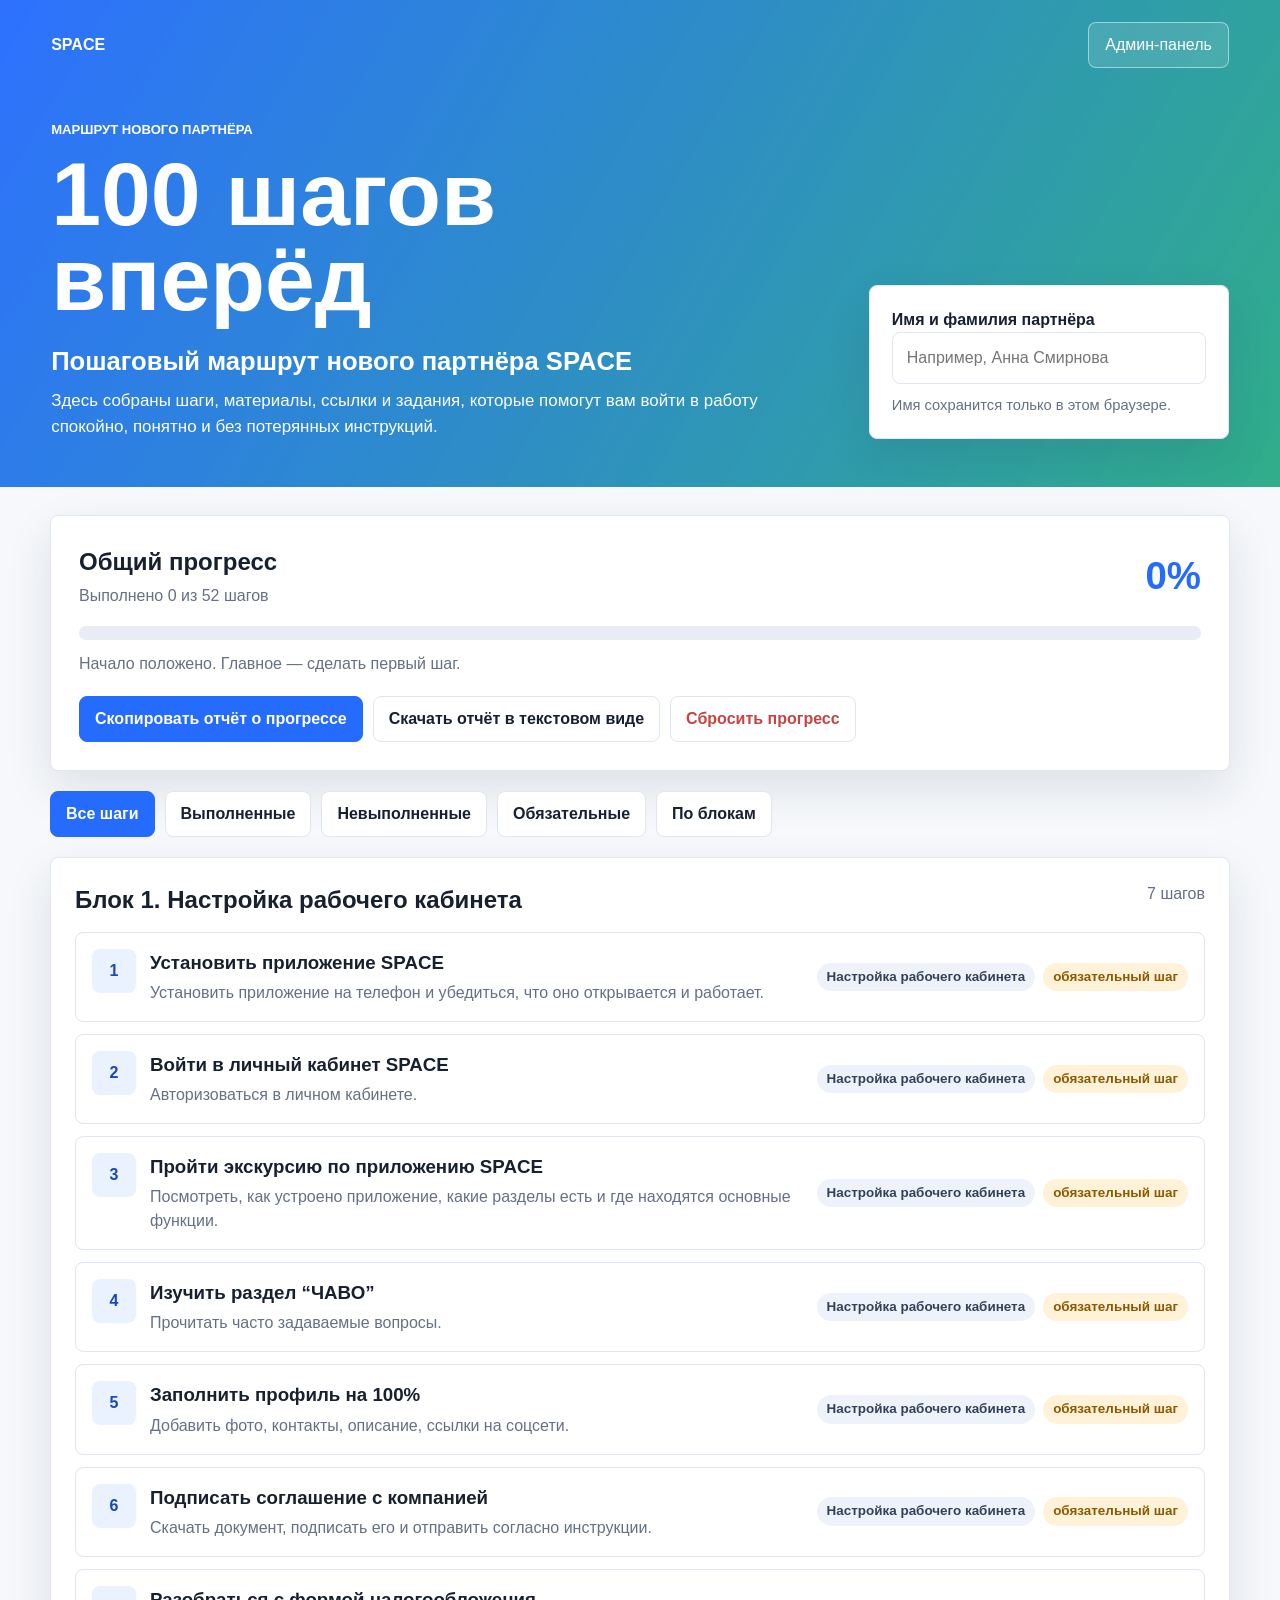
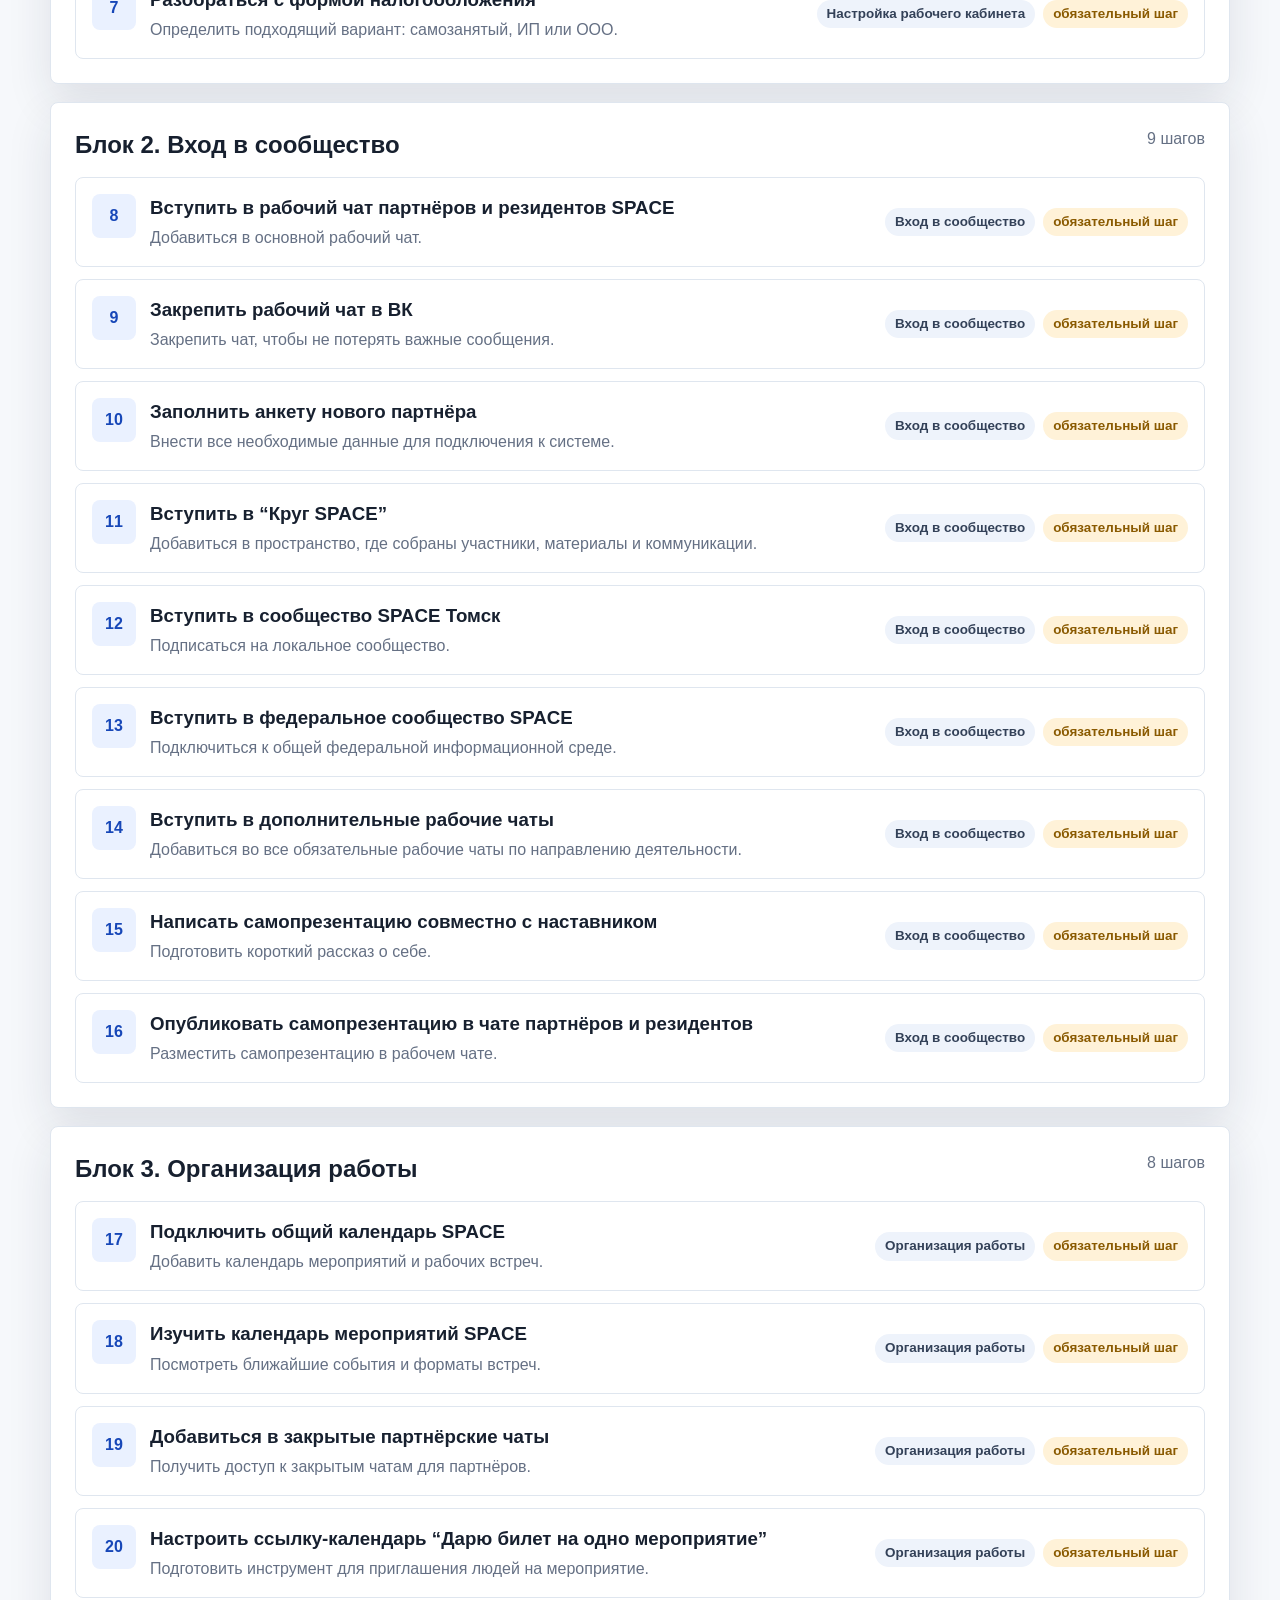
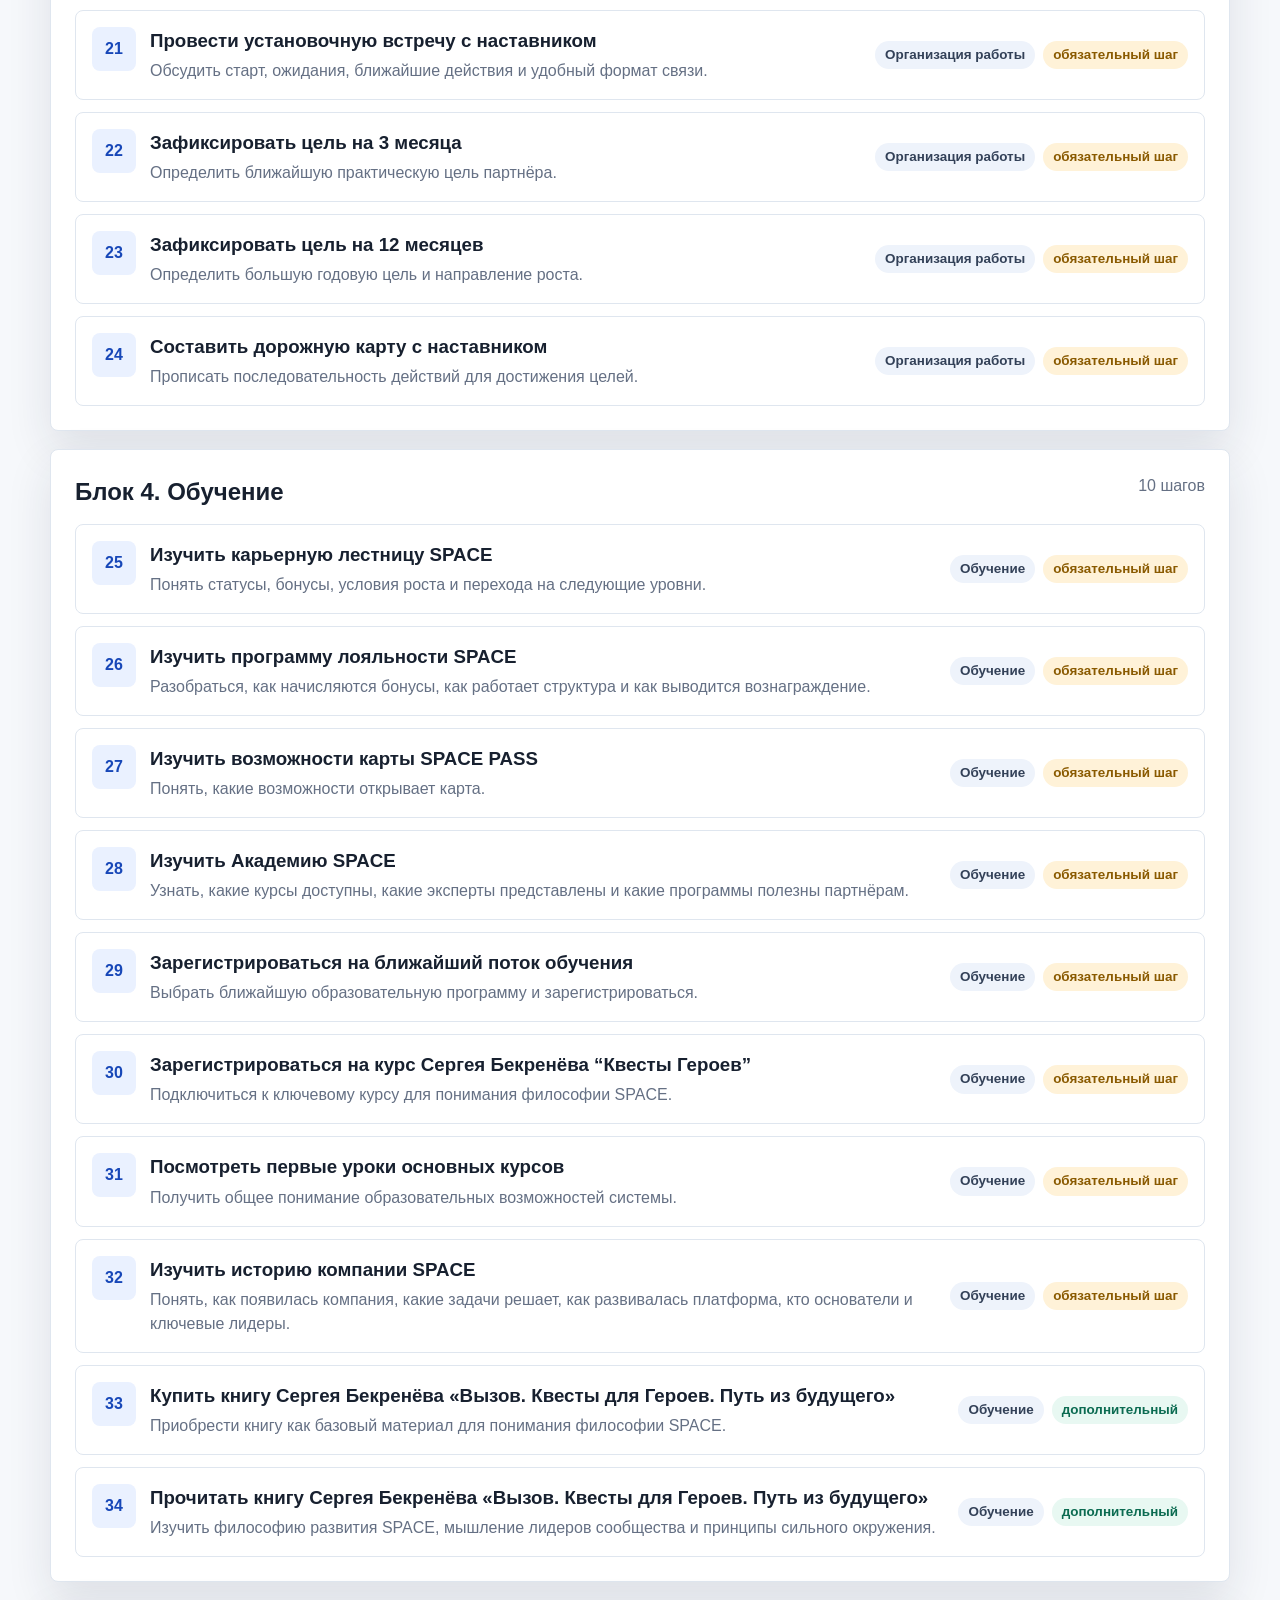
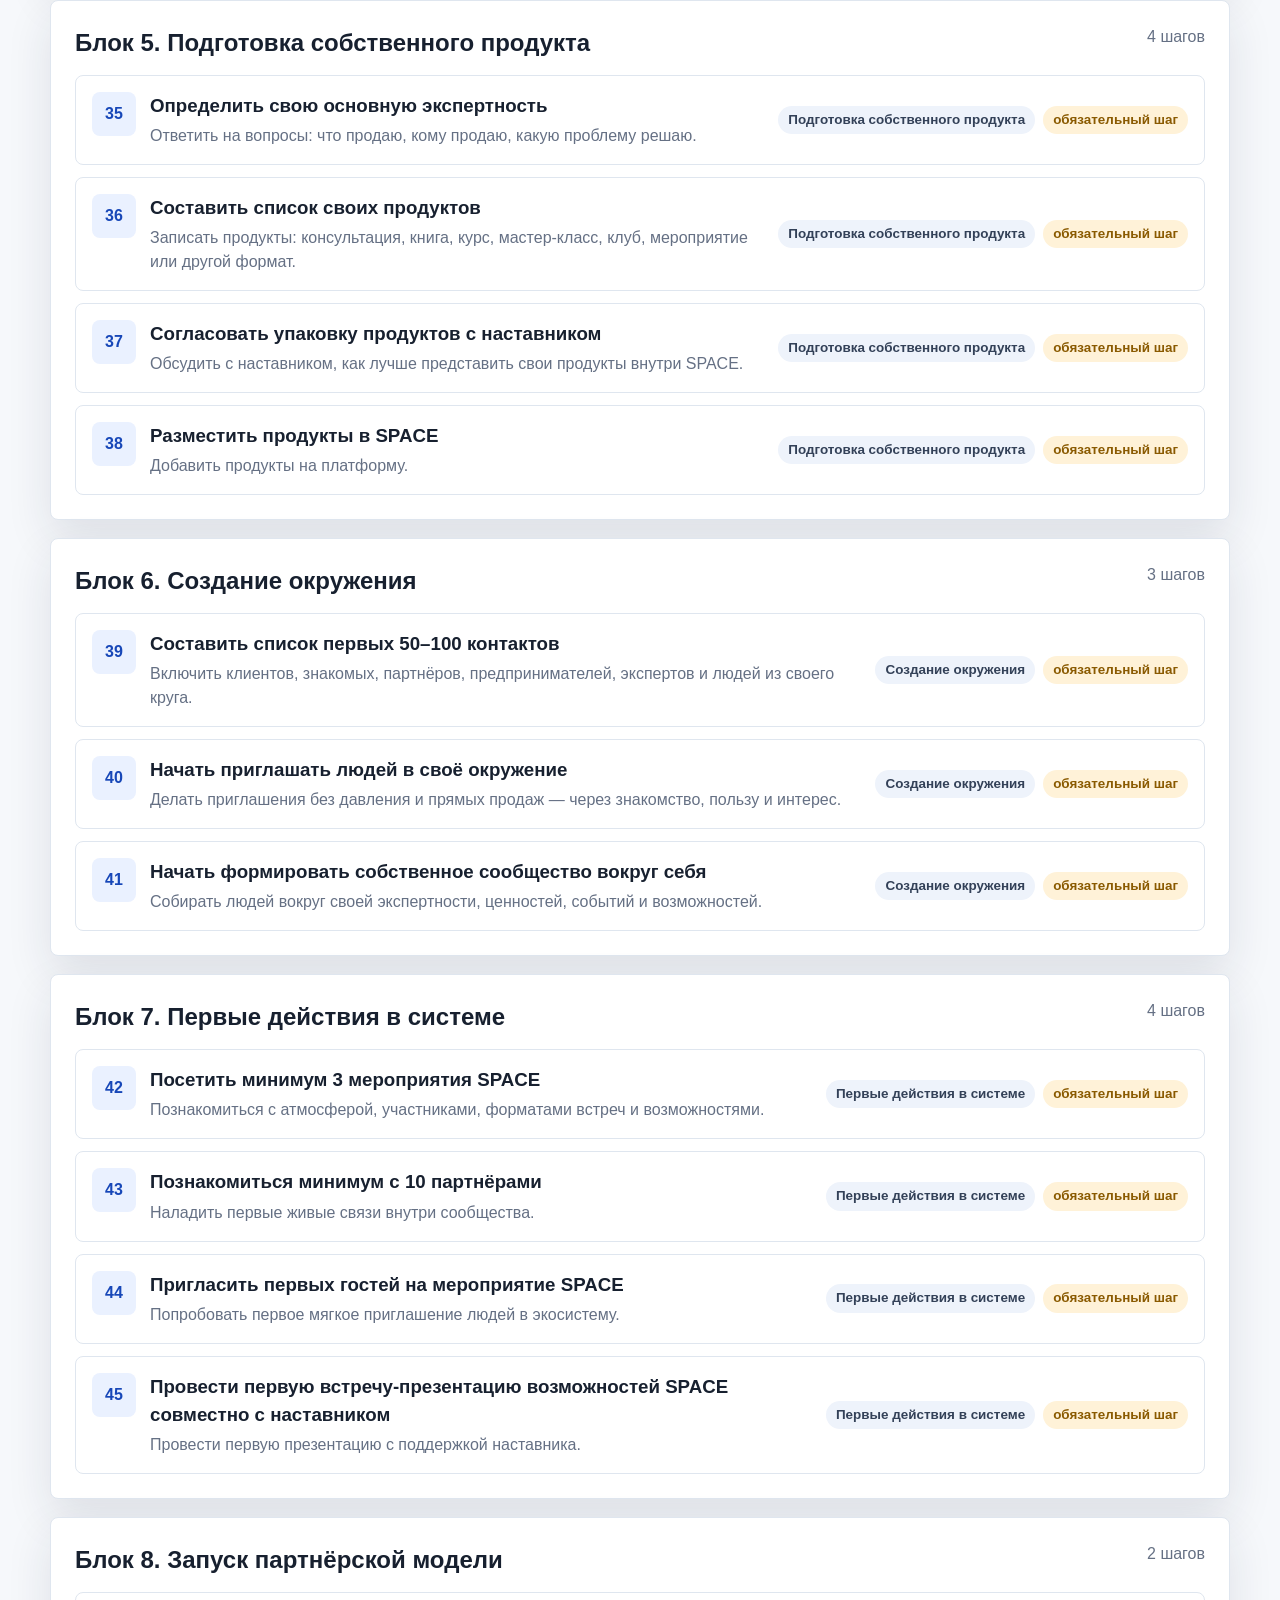
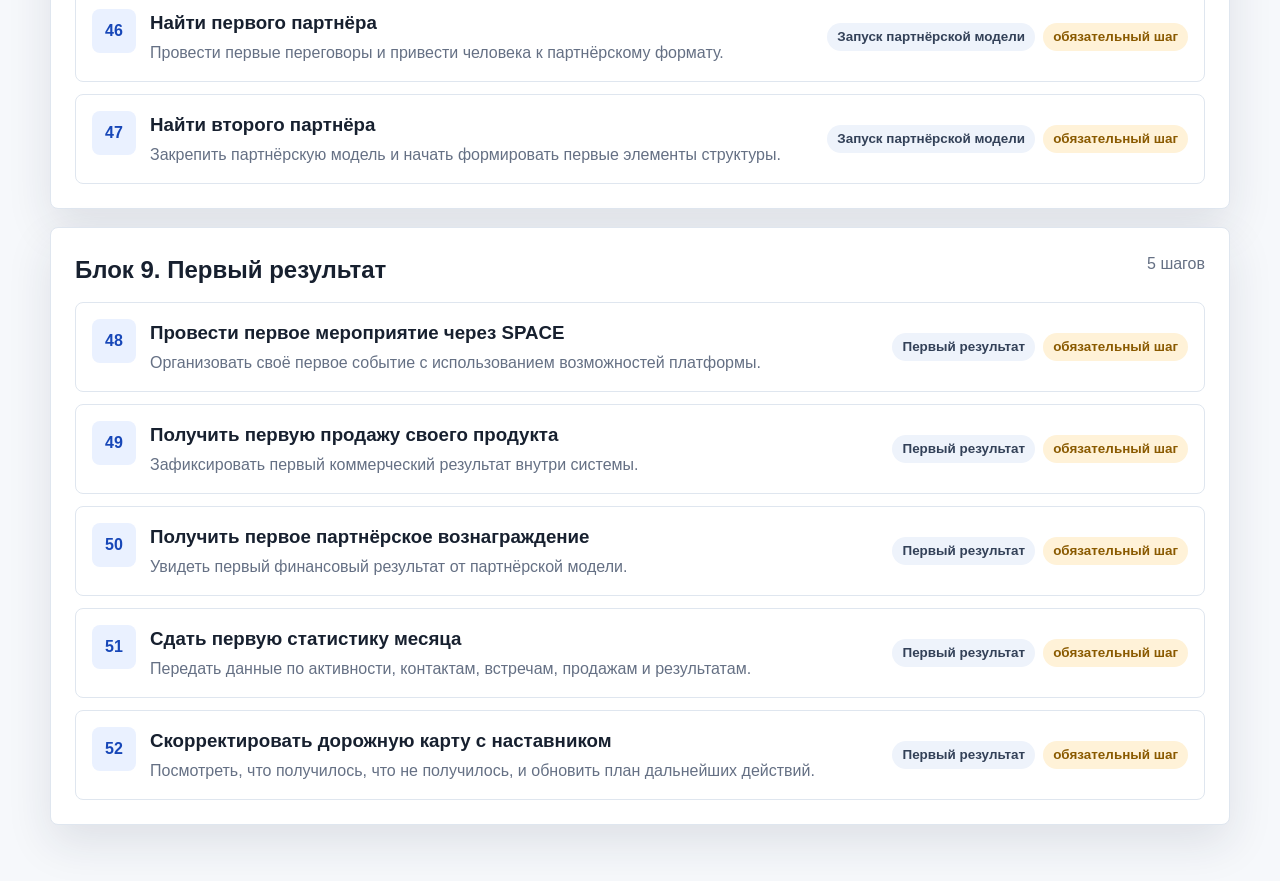
<file: index.html>
<!doctype html>
<html lang="ru">
<head>
  <meta charset="utf-8">
  <meta name="viewport" content="width=device-width, initial-scale=1">
  <title>100 шагов вперёд</title>
  <link rel="stylesheet" href="style.css">
</head>
<body>
  <header class="hero">
    <nav class="topbar">
      <span class="brand">SPACE</span>
      <a href="admin.html">Админ-панель</a>
    </nav>
    <div class="hero-grid">
      <section class="hero-copy">
        <p class="eyebrow">Маршрут нового партнёра</p>
        <h1>100 шагов вперёд</h1>
        <p class="subtitle">Пошаговый маршрут нового партнёра SPACE</p>
        <p class="intro">Здесь собраны шаги, материалы, ссылки и задания, которые помогут вам войти в работу спокойно, понятно и без потерянных инструкций.</p>
      </section>
      <section class="partner-panel" aria-label="Данные партнёра">
        <label for="partnerName">Имя и фамилия партнёра</label>
        <input id="partnerName" type="text" placeholder="Например, Анна Смирнова" autocomplete="name">
        <div class="mini-note">Имя сохранится только в этом браузере.</div>
      </section>
    </div>
  </header>

  <main class="layout">
    <section class="progress-panel">
      <div class="progress-text">
        <div>
          <h2>Общий прогресс</h2>
          <p id="progressCount">Выполнено 0 из 0 шагов</p>
        </div>
        <strong id="progressPercent">0%</strong>
      </div>
      <div class="progress-track" aria-label="Прогресс маршрута">
        <div id="progressBar" class="progress-fill"></div>
      </div>
      <p id="motivation" class="motivation">Начало положено. Главное — сделать первый шаг.</p>
      <div class="report-actions">
        <button id="copyReport" class="button primary">Скопировать отчёт о прогрессе</button>
        <button id="downloadReport" class="button">Скачать отчёт в текстовом виде</button>
        <button id="resetProgress" class="button danger">Сбросить прогресс</button>
      </div>
    </section>

    <section class="filters" aria-label="Фильтры шагов">
      <button class="filter active" data-filter="all">Все шаги</button>
      <button class="filter" data-filter="done">Выполненные</button>
      <button class="filter" data-filter="todo">Невыполненные</button>
      <button class="filter" data-filter="required">Обязательные</button>
      <button class="filter" data-filter="blocks">По блокам</button>
    </section>

    <section id="stepsContainer" class="steps-container" aria-live="polite"></section>
  </main>

  <script src="steps.js"></script>
  <script src="app.js"></script>
</body>
</html>
</file>
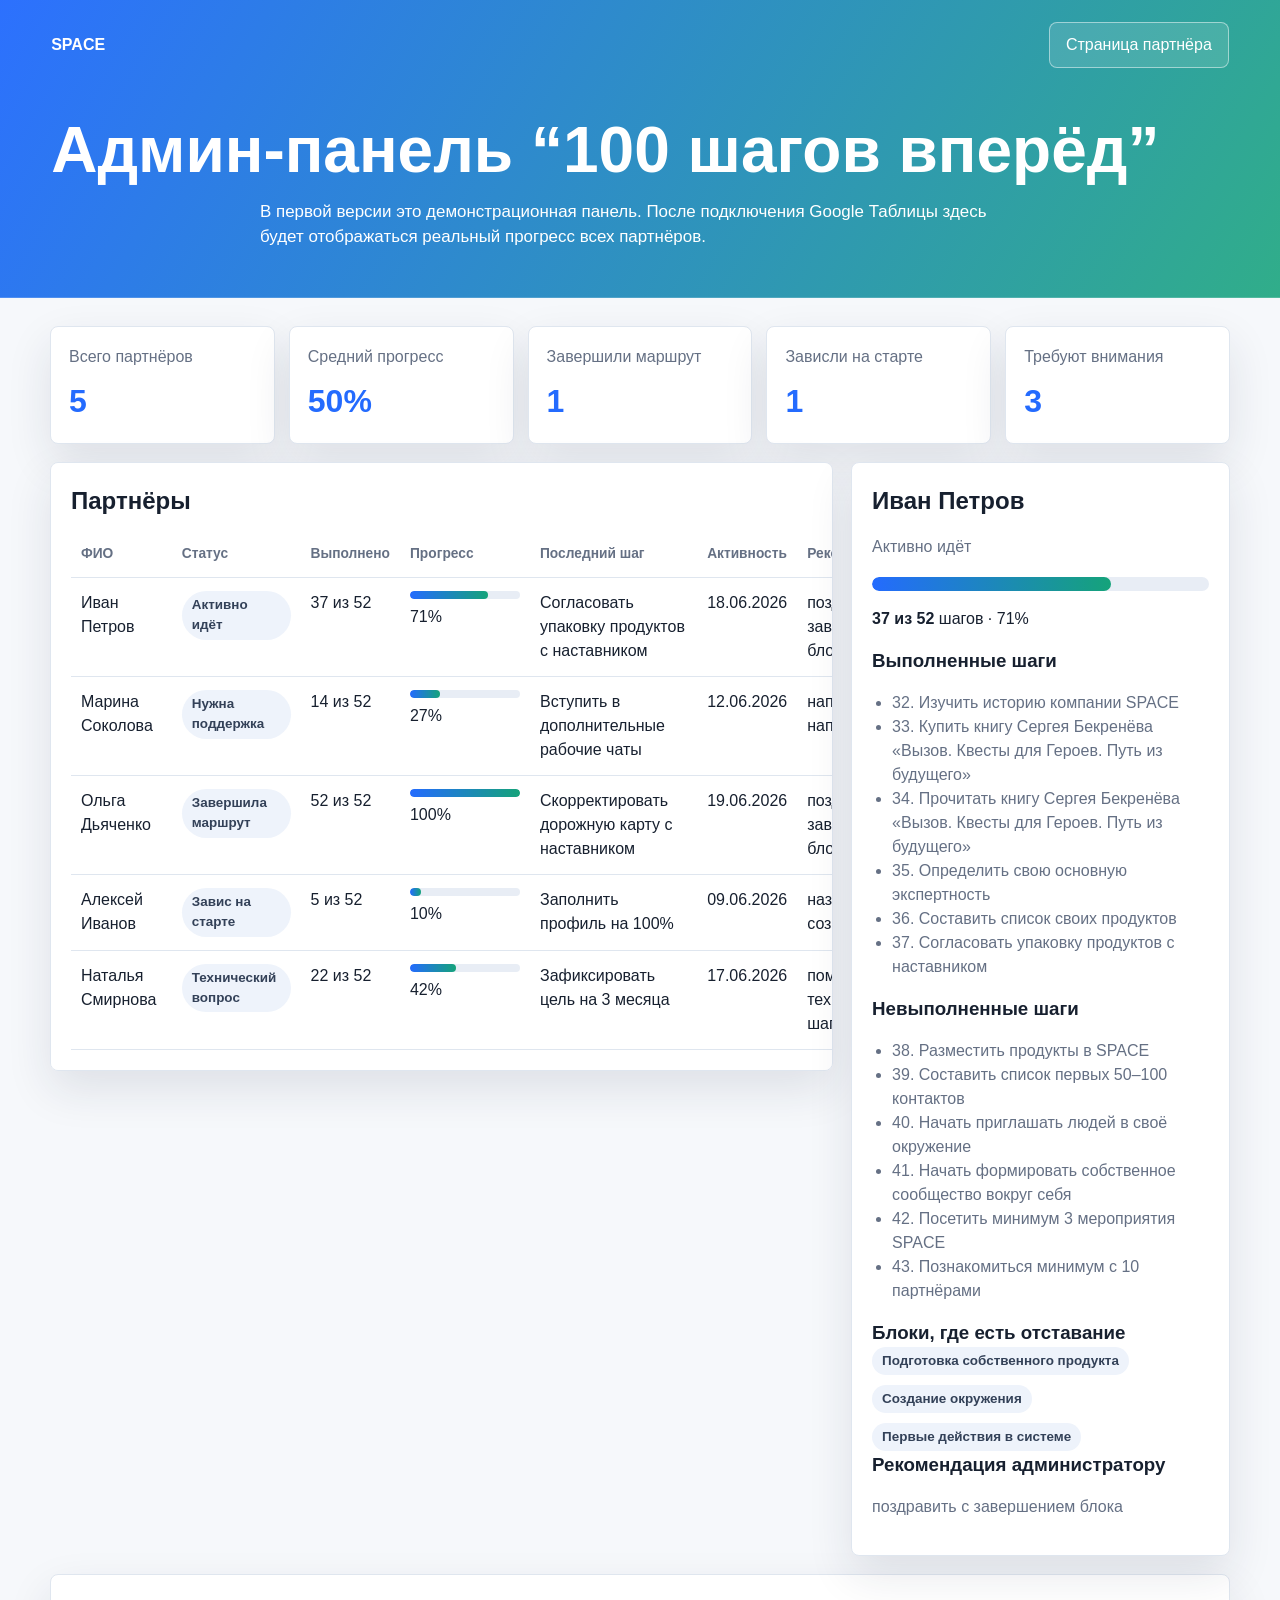
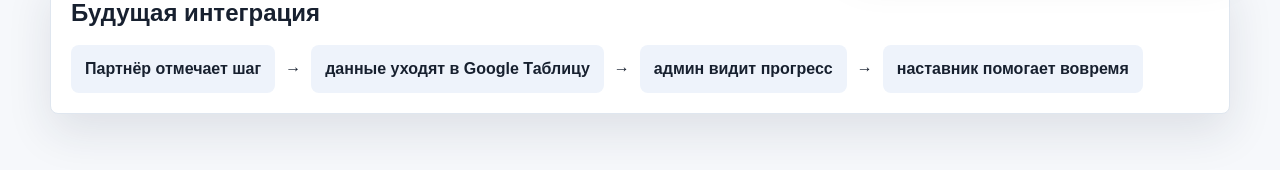
<file: admin.html>
<!doctype html>
<html lang="ru">
<head>
  <meta charset="utf-8">
  <meta name="viewport" content="width=device-width, initial-scale=1">
  <title>Админ-панель — 100 шагов вперёд</title>
  <link rel="stylesheet" href="style.css">
</head>
<body>
  <header class="admin-hero">
    <nav class="topbar">
      <span class="brand">SPACE</span>
      <a href="index.html">Страница партнёра</a>
    </nav>
    <h1>Админ-панель “100 шагов вперёд”</h1>
    <p>В первой версии это демонстрационная панель. После подключения Google Таблицы здесь будет отображаться реальный прогресс всех партнёров.</p>
  </header>

  <main class="layout">
    <section id="adminStats" class="admin-stats"></section>

    <section class="admin-grid">
      <div class="table-wrap">
        <h2>Партнёры</h2>
        <table>
          <thead>
            <tr>
              <th>ФИО</th>
              <th>Статус</th>
              <th>Выполнено</th>
              <th>Прогресс</th>
              <th>Последний шаг</th>
              <th>Активность</th>
              <th>Рекомендация</th>
            </tr>
          </thead>
          <tbody id="partnersTable"></tbody>
        </table>
      </div>
      <aside id="partnerDetails" class="details-panel"></aside>
    </section>

    <section class="integration-panel">
      <h2>Будущая интеграция</h2>
      <div class="flow">
        <span>Партнёр отмечает шаг</span>
        <b>→</b>
        <span>данные уходят в Google Таблицу</span>
        <b>→</b>
        <span>админ видит прогресс</span>
        <b>→</b>
        <span>наставник помогает вовремя</span>
      </div>
    </section>
  </main>

  <script src="steps.js"></script>
  <script src="admin.js"></script>
</body>
</html>
</file>
<file: style.css>
:root {
  --bg: #f6f8fb;
  --panel: #ffffff;
  --text: #17202f;
  --muted: #657084;
  --line: #dfe6ef;
  --brand: #246bfe;
  --brand-dark: #1747b8;
  --mint: #15a37a;
  --amber: #e59a22;
  --danger: #c74444;
  --shadow: 0 18px 46px rgba(25, 38, 68, 0.11);
}

* {
  box-sizing: border-box;
}

body {
  margin: 0;
  background: var(--bg);
  color: var(--text);
  font-family: Inter, "Segoe UI", Arial, sans-serif;
  line-height: 1.5;
}

a {
  color: inherit;
}

.hero,
.admin-hero {
  background:
    linear-gradient(120deg, rgba(36, 107, 254, 0.96), rgba(21, 163, 122, 0.88)),
    url("https://images.unsplash.com/photo-1551434678-e076c223a692?auto=format&fit=crop&w=1600&q=80");
  background-size: cover;
  background-position: center;
  color: #fff;
  padding: 22px clamp(18px, 4vw, 56px) 48px;
}

.topbar {
  display: flex;
  justify-content: space-between;
  align-items: center;
  gap: 16px;
  margin: 0 auto 52px;
  max-width: 1180px;
}

.topbar a {
  min-height: 42px;
  padding: 10px 16px;
  border: 1px solid rgba(255, 255, 255, 0.48);
  border-radius: 8px;
  text-decoration: none;
  background: rgba(255, 255, 255, 0.12);
}

.brand {
  font-weight: 800;
  letter-spacing: 0;
}

.hero-grid {
  display: grid;
  grid-template-columns: minmax(0, 1fr) 360px;
  gap: 32px;
  align-items: end;
  max-width: 1180px;
  margin: 0 auto;
}

.eyebrow {
  margin: 0 0 12px;
  font-weight: 700;
  text-transform: uppercase;
  font-size: 0.82rem;
}

h1 {
  margin: 0;
  font-size: clamp(2.6rem, 7vw, 5.7rem);
  line-height: 0.95;
  letter-spacing: 0;
}

.subtitle {
  margin: 20px 0 8px;
  font-size: clamp(1.2rem, 2vw, 1.7rem);
  font-weight: 700;
}

.intro,
.admin-hero p {
  max-width: 760px;
  margin: 0;
  font-size: 1.06rem;
}

.partner-panel,
.progress-panel,
.block-section,
.details-panel,
.integration-panel,
.table-wrap {
  background: var(--panel);
  border: 1px solid var(--line);
  border-radius: 8px;
  box-shadow: var(--shadow);
}

.partner-panel {
  color: var(--text);
  padding: 22px;
}

label {
  display: grid;
  gap: 8px;
  font-weight: 700;
}

input,
textarea {
  width: 100%;
  border: 1px solid var(--line);
  border-radius: 8px;
  padding: 13px 14px;
  font: inherit;
  color: var(--text);
}

textarea {
  min-height: 92px;
  resize: vertical;
}

.mini-note {
  margin-top: 10px;
  color: var(--muted);
  font-size: 0.92rem;
}

.layout {
  width: min(1180px, calc(100% - 32px));
  margin: 28px auto 56px;
}

.progress-panel {
  padding: clamp(18px, 3vw, 28px);
  margin-bottom: 18px;
}

.progress-text {
  display: flex;
  justify-content: space-between;
  align-items: center;
  gap: 18px;
}

h2,
h3,
h4,
p {
  overflow-wrap: anywhere;
}

h2,
h3,
h4 {
  margin: 0;
  letter-spacing: 0;
}

.progress-text p,
.motivation {
  margin: 4px 0 0;
  color: var(--muted);
}

.progress-text strong {
  font-size: 2.4rem;
  color: var(--brand);
}

.progress-track,
.mini-progress {
  height: 14px;
  border-radius: 999px;
  overflow: hidden;
  background: #e8edf5;
}

.progress-track {
  margin: 18px 0 12px;
}

.progress-fill,
.mini-progress span {
  display: block;
  height: 100%;
  width: 0;
  border-radius: inherit;
  background: linear-gradient(90deg, var(--brand), var(--mint));
  transition: width 0.25s ease;
}

.report-actions,
.filters,
.step-actions,
.link-list,
.lag-list {
  display: flex;
  flex-wrap: wrap;
  gap: 10px;
}

.report-actions {
  margin-top: 20px;
}

.button,
.filter {
  min-height: 42px;
  border: 1px solid var(--line);
  border-radius: 8px;
  background: #fff;
  color: var(--text);
  padding: 10px 15px;
  font: inherit;
  font-weight: 700;
  text-decoration: none;
  cursor: pointer;
}

.button.primary,
.filter.active {
  border-color: var(--brand);
  background: var(--brand);
  color: #fff;
}

.button.danger {
  color: var(--danger);
}

.button:disabled {
  cursor: not-allowed;
  opacity: 0.62;
}

.filters {
  margin: 20px 0;
}

.block-section {
  padding: clamp(16px, 3vw, 24px);
  margin-bottom: 18px;
}

.block-heading {
  display: flex;
  justify-content: space-between;
  gap: 16px;
  margin-bottom: 14px;
}

.block-heading span {
  color: var(--muted);
  white-space: nowrap;
}

.step-card {
  border: 1px solid var(--line);
  border-radius: 8px;
  background: #fff;
  margin-top: 12px;
  overflow: hidden;
}

.step-card.done {
  border-color: rgba(21, 163, 122, 0.55);
  background: #f7fffc;
}

summary {
  display: grid;
  grid-template-columns: 1fr auto;
  gap: 14px;
  align-items: center;
  padding: 16px;
  cursor: pointer;
}

summary::marker {
  content: "";
}

.step-main {
  display: grid;
  grid-template-columns: 44px 1fr;
  gap: 14px;
  align-items: start;
}

.step-number {
  display: grid;
  place-items: center;
  width: 44px;
  height: 44px;
  border-radius: 8px;
  background: #eaf1ff;
  color: var(--brand-dark);
  font-weight: 800;
}

.step-main p {
  margin: 4px 0 0;
  color: var(--muted);
}

.badges {
  display: flex;
  flex-wrap: wrap;
  justify-content: flex-end;
  gap: 8px;
}

.badge,
.status {
  display: inline-flex;
  align-items: center;
  min-height: 28px;
  border-radius: 999px;
  padding: 4px 10px;
  background: #eef3fb;
  color: #334158;
  font-size: 0.84rem;
  font-weight: 700;
}

.badge.required {
  background: #fff2d8;
  color: #8a5a00;
}

.badge.soft {
  background: #e8f8f2;
  color: #0b6b51;
}

.step-body {
  display: grid;
  gap: 18px;
  padding: 0 16px 18px 74px;
}

.info-grid {
  display: grid;
  grid-template-columns: repeat(2, minmax(0, 1fr));
  gap: 18px;
}

.info-grid p,
.info-grid ul {
  margin: 8px 0 0;
  color: var(--muted);
}

.link-pill {
  display: inline-flex;
  align-items: center;
  min-height: 34px;
  padding: 7px 11px;
  border-radius: 999px;
  background: #eef3fb;
  color: #20324f;
  text-decoration: none;
  font-weight: 700;
  font-size: 0.9rem;
}

.link-pill.disabled {
  opacity: 0.72;
}

.completion-row {
  display: flex;
  flex-wrap: wrap;
  justify-content: space-between;
  gap: 12px;
  color: var(--muted);
}

.checkline {
  display: flex;
  grid-template-columns: none;
  align-items: center;
  gap: 10px;
  color: var(--text);
}

.checkline input {
  width: 20px;
  height: 20px;
}

.empty-state {
  padding: 28px;
  border: 1px dashed var(--line);
  border-radius: 8px;
  background: #fff;
  color: var(--muted);
}

.admin-hero h1 {
  max-width: 1180px;
  margin: 0 auto 18px;
  font-size: clamp(2rem, 5vw, 4.2rem);
}

.admin-hero p {
  margin: 0 auto;
}

.admin-stats {
  display: grid;
  grid-template-columns: repeat(5, minmax(0, 1fr));
  gap: 14px;
  margin-bottom: 18px;
}

.stat-card {
  background: #fff;
  border: 1px solid var(--line);
  border-radius: 8px;
  padding: 18px;
  box-shadow: var(--shadow);
}

.stat-card span {
  color: var(--muted);
}

.stat-card strong {
  display: block;
  margin-top: 8px;
  font-size: 2rem;
  color: var(--brand);
}

.admin-grid {
  display: grid;
  grid-template-columns: minmax(0, 1.55fr) minmax(320px, 0.75fr);
  gap: 18px;
  align-items: start;
}

.table-wrap,
.details-panel,
.integration-panel {
  padding: 20px;
}

.table-wrap {
  overflow-x: auto;
}

table {
  width: 100%;
  min-width: 860px;
  border-collapse: collapse;
  margin-top: 12px;
}

th,
td {
  padding: 13px 10px;
  border-bottom: 1px solid var(--line);
  text-align: left;
  vertical-align: top;
}

th {
  color: var(--muted);
  font-size: 0.86rem;
}

tbody tr {
  cursor: pointer;
}

tbody tr:hover {
  background: #f6f9ff;
}

.mini-progress {
  width: 110px;
  height: 8px;
  margin-bottom: 6px;
}

.details-panel {
  position: sticky;
  top: 16px;
}

.details-status,
.recommendation {
  color: var(--muted);
}

.details-panel ul {
  padding-left: 20px;
  color: var(--muted);
}

.integration-panel {
  margin-top: 18px;
}

.flow {
  display: flex;
  flex-wrap: wrap;
  align-items: center;
  gap: 10px;
  margin-top: 14px;
}

.flow span {
  padding: 12px 14px;
  border-radius: 8px;
  background: #eef3fb;
  font-weight: 700;
}

@media (max-width: 900px) {
  .hero-grid,
  .admin-grid,
  .info-grid {
    grid-template-columns: 1fr;
  }

  .admin-stats {
    grid-template-columns: repeat(2, minmax(0, 1fr));
  }

  summary {
    grid-template-columns: 1fr;
  }

  .badges {
    justify-content: flex-start;
  }

  .step-body {
    padding-left: 16px;
  }

  .details-panel {
    position: static;
  }
}

@media (max-width: 560px) {
  .hero,
  .admin-hero {
    padding: 18px 16px 34px;
  }

  .topbar {
    margin-bottom: 36px;
  }

  .layout {
    width: min(100% - 20px, 1180px);
    margin-top: 14px;
  }

  .progress-text,
  .block-heading,
  .completion-row {
    align-items: flex-start;
    flex-direction: column;
  }

  .admin-stats {
    grid-template-columns: 1fr;
  }

  .step-main {
    grid-template-columns: 38px 1fr;
  }

  .step-number {
    width: 38px;
    height: 38px;
  }

  .button,
  .filter {
    width: 100%;
    justify-content: center;
    text-align: center;
  }
}
</file>
